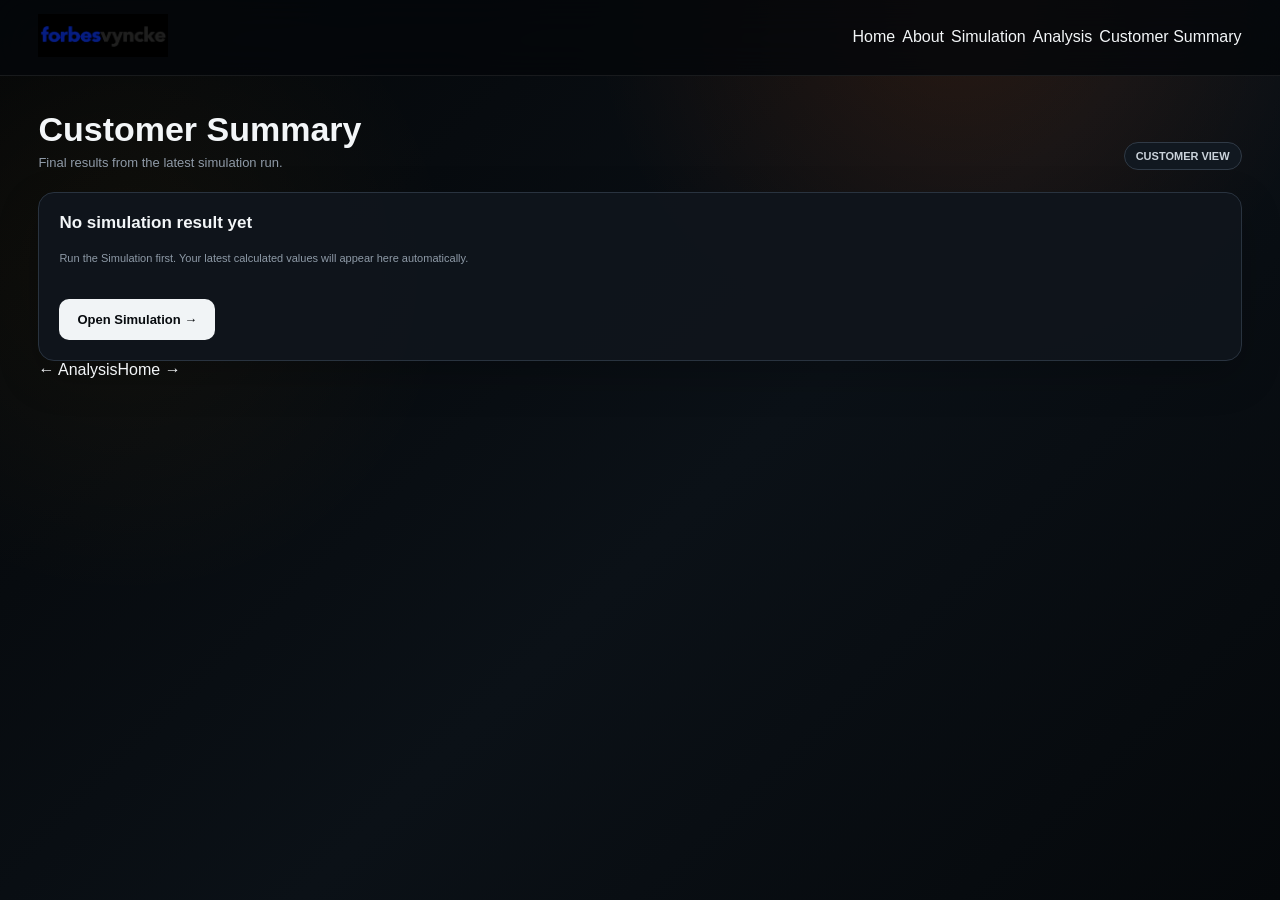
<file: customer-summary.html>
<!DOCTYPE html>
<html lang="en"><head><meta charset="UTF-8"><meta name="viewport" content="width=device-width,initial-scale=1.0"><title>Forbes Vyncke | Customer Summary</title><link rel="icon" type="image" href="logo.png"><link rel="stylesheet" href="styles.css"></head><body>
<header class="site-nav"><div class="nav-inner"><a href="index.html?page=home"><img class="brand-img" src="forbesvyncke.jpg" alt="Forbes Vyncke" style="width:130px;max-height:48px;object-fit:contain"></a><nav class="site-links"><a href="index.html?page=home">Home</a><a href="index.html?page=about">About</a><a href="simulation.html">Simulation</a><a href="index.html?page=analysis">Analysis</a><a class="active" href="customer-summary.html">Customer Summary</a></nav></div></header>
<main class="sim-shell container"><div class="sim-title"><div><h1>Customer Summary</h1><p>Final results from the latest simulation run.</p></div><span class="pill">CUSTOMER VIEW</span></div>
<div id="empty" class="card"><div class="section-title">No simulation result yet</div><p class="info">Run the Simulation first. Your latest calculated values will appear here automatically.</p><div class="actions"><a class="btn go" href="simulation.html" style="text-decoration:none">Open Simulation →</a></div></div>
<div id="content" hidden><div class="readout"><div class="cell green"><span>Boiler Efficiency</span><strong id="eff">—</strong><em>%</em></div><div class="cell blue"><span>Steam Flow</span><strong id="steam">—</strong><em>TPH</em></div><div class="cell amber"><span>Steam / Fuel</span><strong id="sf">—</strong><em>t/t</em></div><div class="cell green"><span>Fuel Required</span><strong id="fuel">—</strong><em>TPH</em></div></div><div class="card"><div class="section-title">Customer Cost & Operating Results</div><div class="table-wrap"><table><thead><tr><th>Result</th><th>Value</th></tr></thead><tbody><tr><td>GCV, as received</td><td id="gcv">—</td></tr><tr><td>NCV, as received</td><td id="ncv">—</td></tr><tr><td>Fuel cost per tonne of steam</td><td id="costSteam">—</td></tr><tr><td>Fuel cost per hour</td><td id="costHour">—</td></tr><tr><td>Fuel cost per day</td><td id="costDay">—</td></tr><tr><td>Fuel cost per month</td><td id="costMonth">—</td></tr><tr><td>CO₂ per tonne of steam</td><td id="co2">—</td></tr><tr><td>Ash generated per day</td><td id="ash">—</td></tr></tbody></table></div></div><div class="card"><div class="section-title">Customer Discussion</div><p class="info" id="statement">—</p></div></div>
<div class="page-flip"><a class="page-nav-btn page-nav-prev" href="index.html?page=analysis">← Analysis</a><a class="page-nav-btn page-nav-next" href="index.html?page=home">Home →</a></div></main>
<script>const r=localStorage.getItem('forbesVynckeSimulation');if(r){try{const d=JSON.parse(r);const q=(id,v)=>document.getElementById(id).textContent=v;document.getElementById('empty').hidden=true;document.getElementById('content').hidden=false;q('eff',Number(d.eff).toFixed(1));q('steam',Number(d.load).toFixed(2));q('sf',Number(d.sf).toFixed(2));q('fuel',Number(d.fuel).toFixed(2));q('gcv',Number(d.gcv).toFixed(0)+' kcal/kg');q('ncv',Number(d.ncv).toFixed(0)+' kcal/kg');q('costSteam',d.costSteam>0?'₹ '+Math.round(d.costSteam).toLocaleString('en-IN'):'—');q('costHour',d.costHour>0?'₹ '+Math.round(d.costHour).toLocaleString('en-IN'):'—');q('costDay',d.costDay>0?'₹ '+Math.round(d.costDay).toLocaleString('en-IN'):'—');q('costMonth',d.costMonth>0?'₹ '+Math.round(d.costMonth).toLocaleString('en-IN'):'—');q('co2',d.co2Steam>0?Number(d.co2Steam).toFixed(0)+' kg':'—');q('ash',Number(d.ashDay).toFixed(2)+' t');q('statement',Number(d.eff).toFixed(1)+'% efficiency • '+Number(d.load).toFixed(2)+' TPH steam flow • '+Number(d.sf).toFixed(2)+' t steam/t fuel • '+(d.costSteam>0?'₹ '+Math.round(d.costSteam).toLocaleString('en-IN'):'—')+' direct fuel cost per tonne of steam.')}catch(e){}}</script></body></html>
</file>
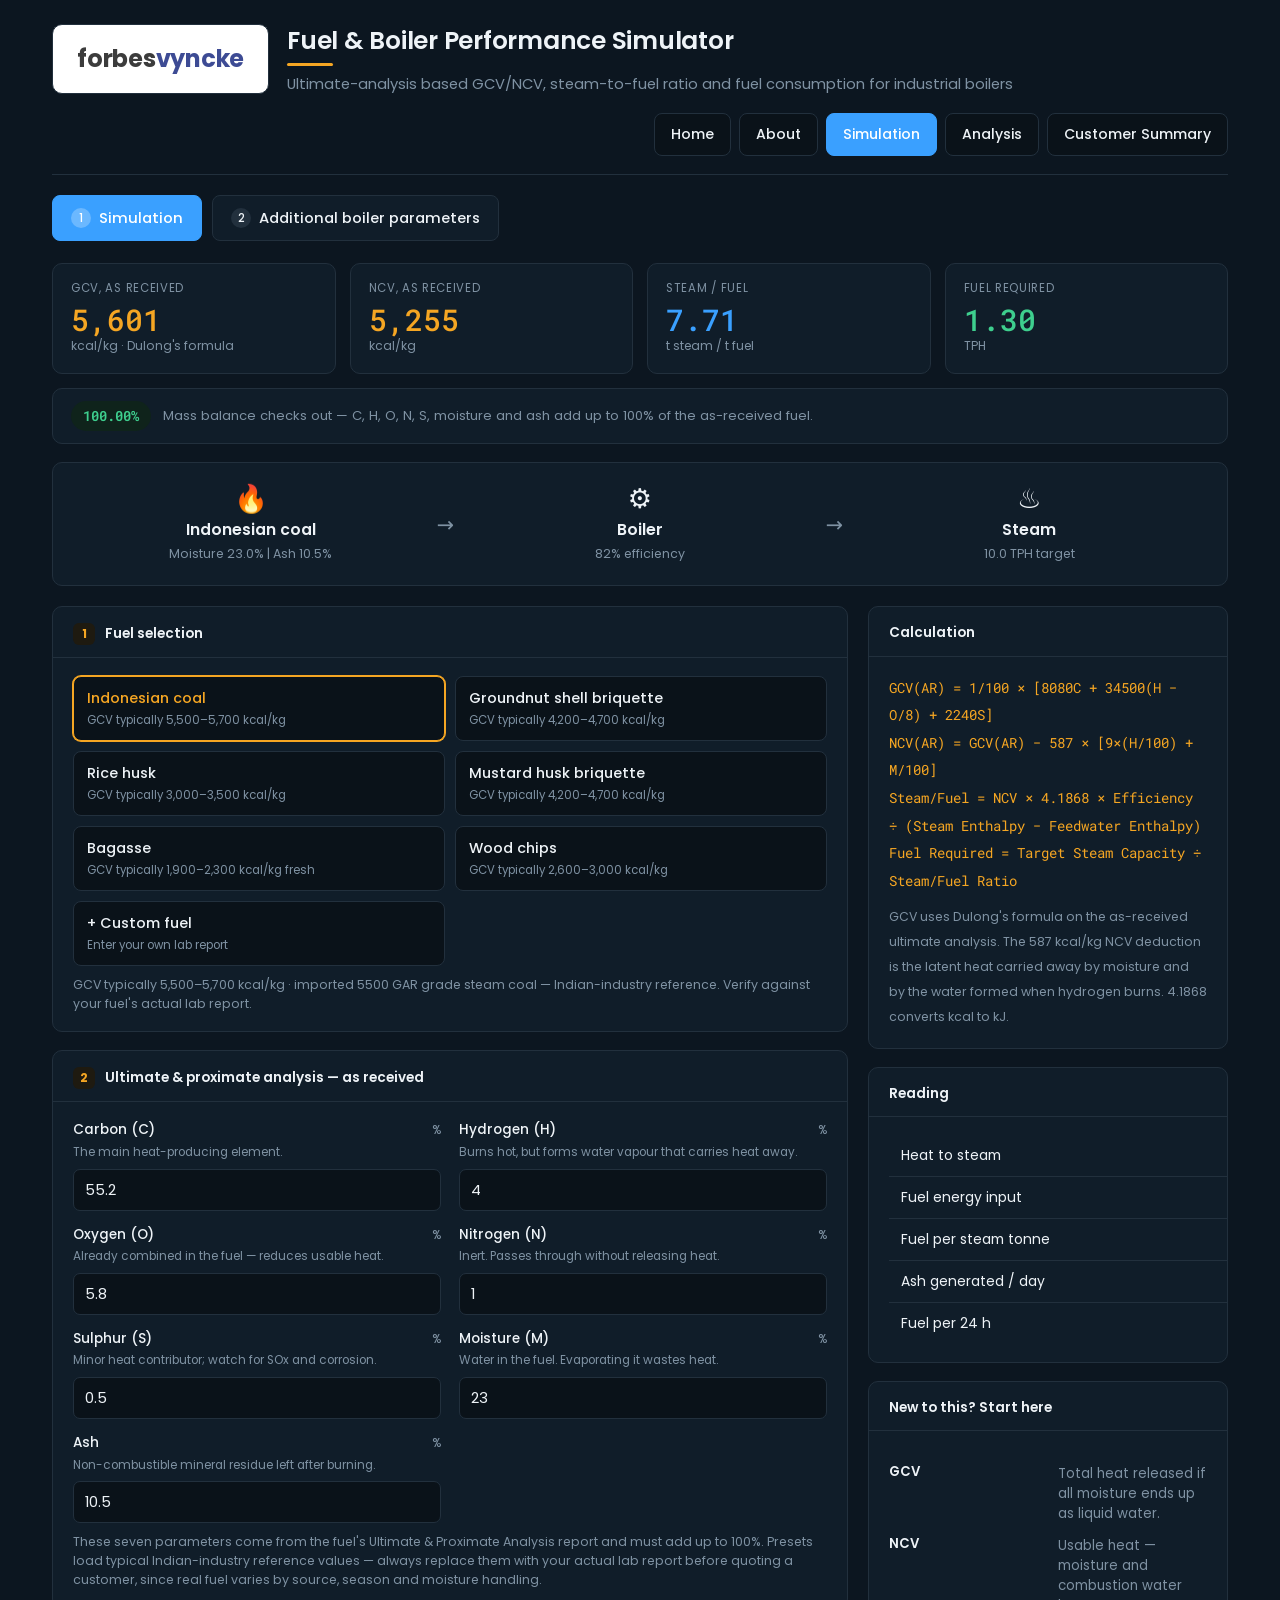
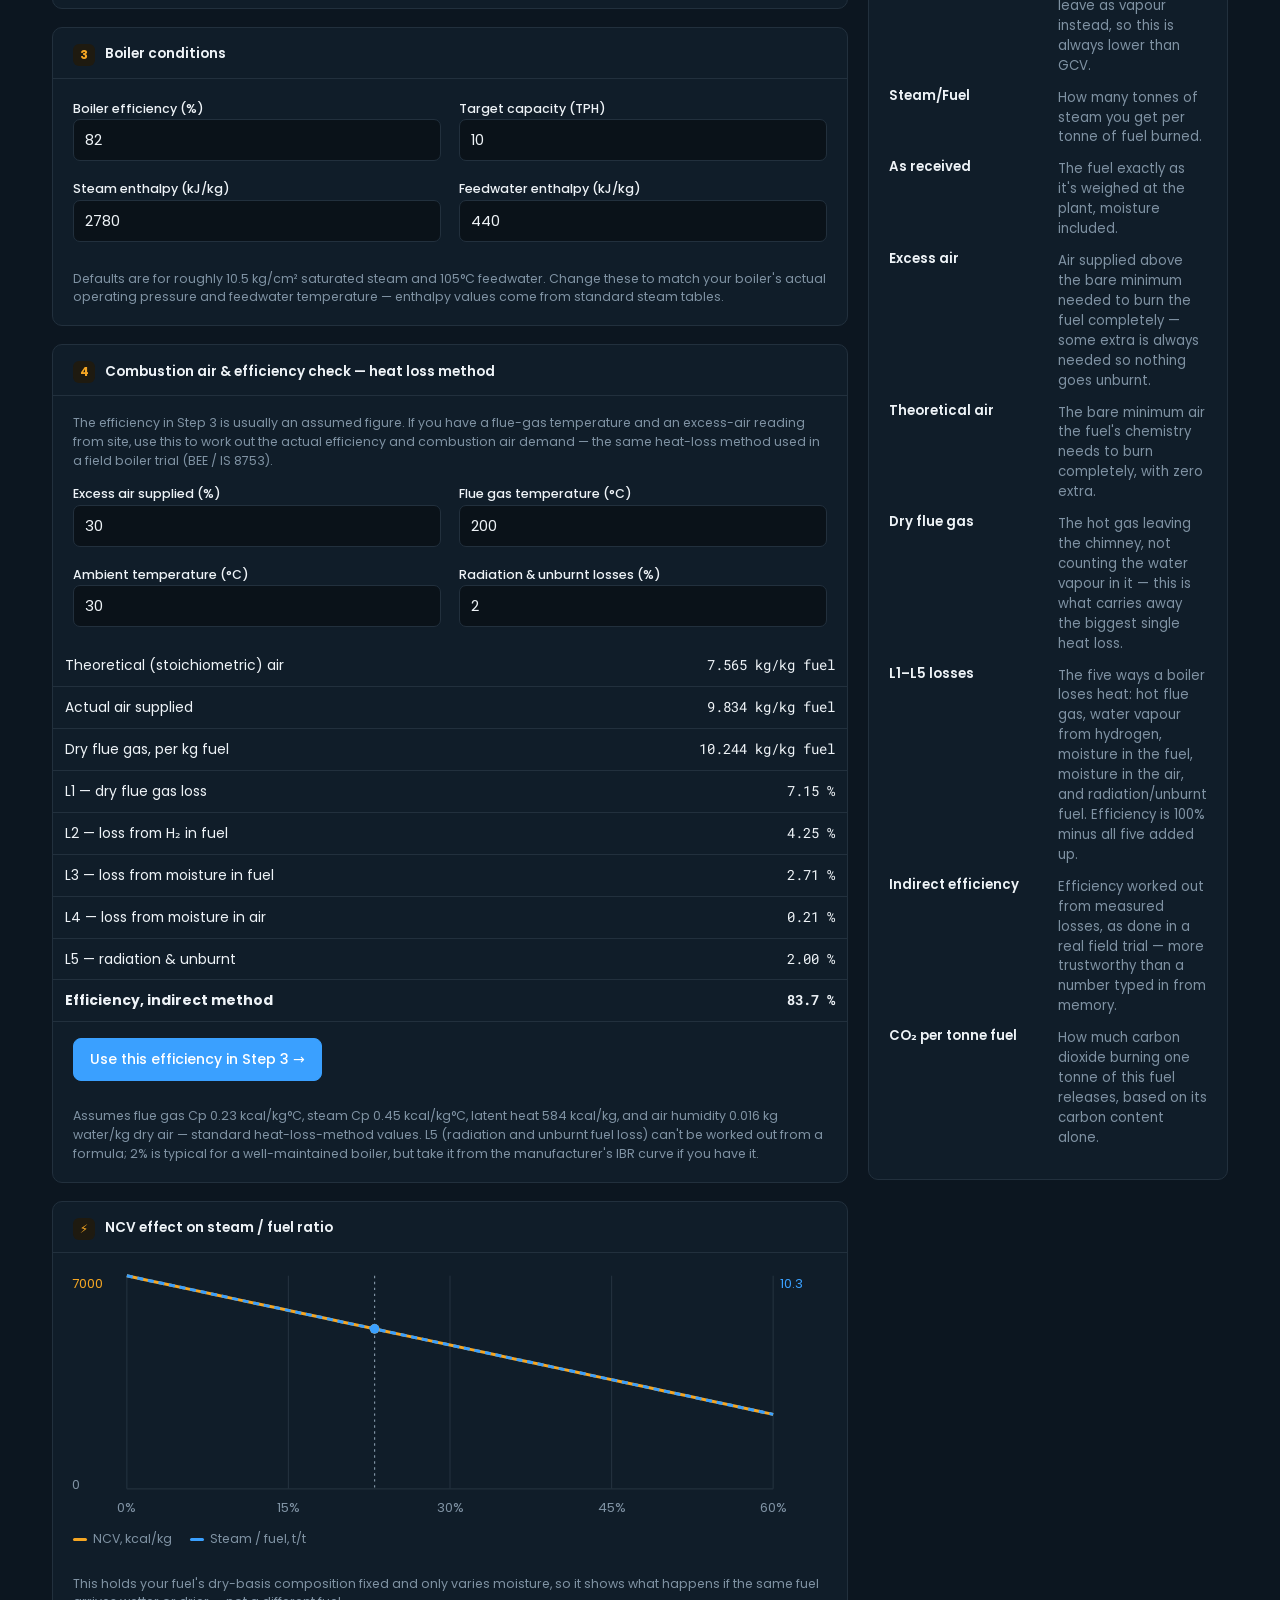
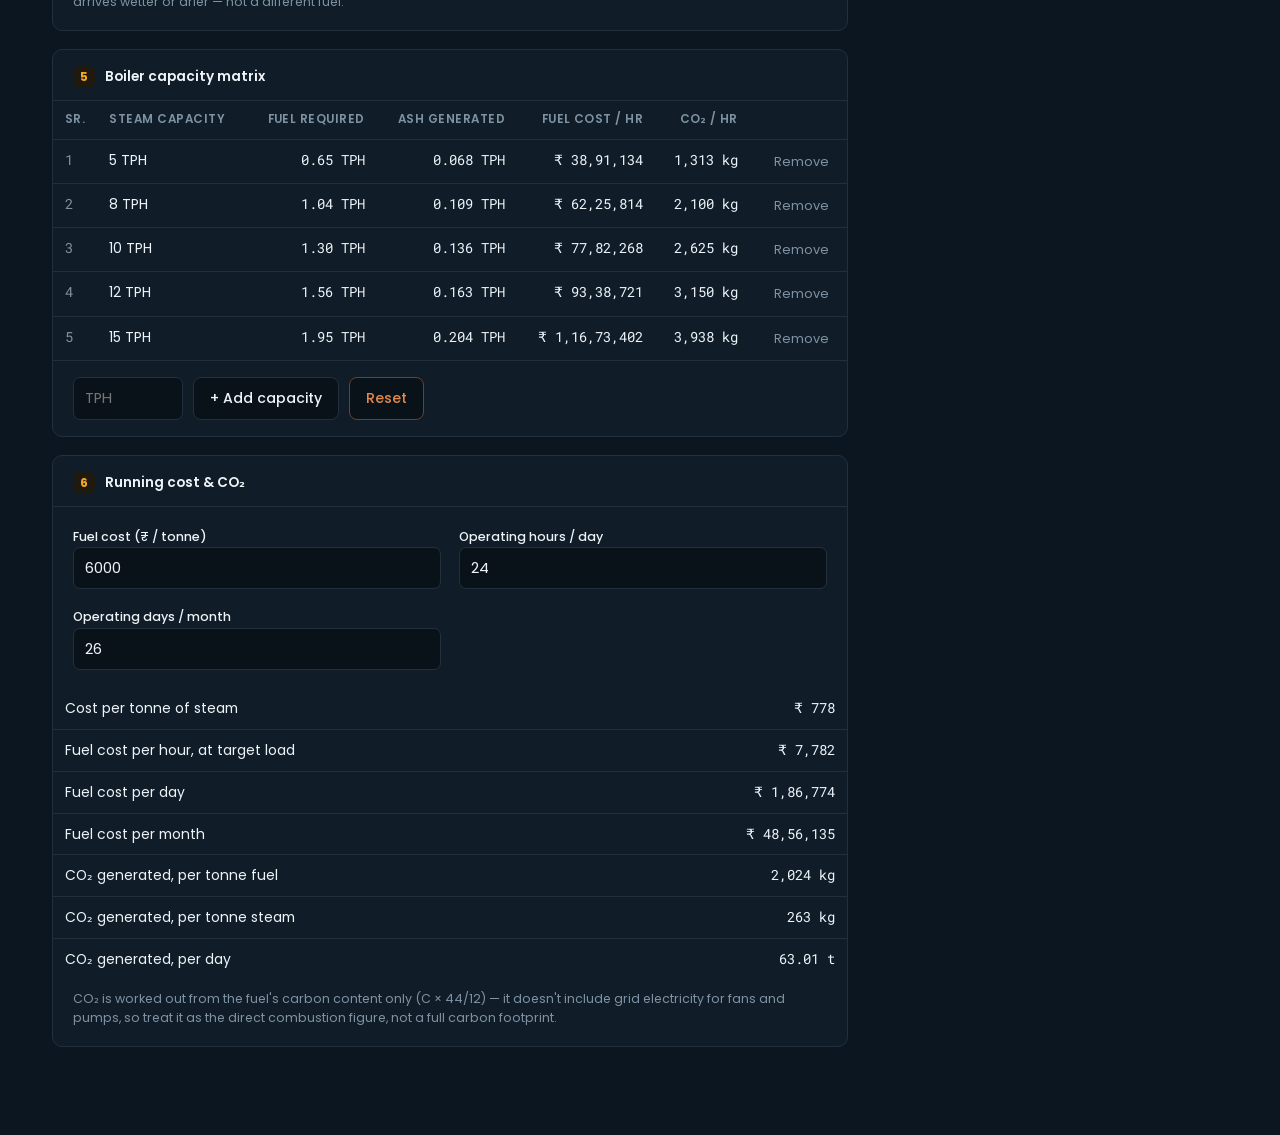
<file: simulation.html>
<!DOCTYPE html>
<html lang="en">
<head>
<meta charset="utf-8">
<meta name="viewport" content="width=device-width, initial-scale=1">
<title>Fuel &amp; Boiler Performance Simulator</title>
<link rel="preconnect" href="https://fonts.googleapis.com">
<link rel="preconnect" href="https://fonts.gstatic.com" crossorigin>
<link href="https://fonts.googleapis.com/css2?family=Poppins:wght@400;500;600;700&family=Roboto+Mono:wght@500&display=swap" rel="stylesheet">
<style>
:root{
  --bg:#0c1620; --panel:#101d29; --ink:#eef3f7; --ink-soft:#7f92a3;
  --rule:#22303d; --amber:#f5a623; --amber-bg:#1e1a10;
  --blue:#3aa0ff; --blue-bg:#0f2438; --green:#3ecf8e; --green-bg:#0f231b;
  --red:#ff6b6b; --red-bg:#2a1414; --field:#0a1219;
}
:root[data-theme="light"]{
  --bg:#eef2f5; --panel:#ffffff; --ink:#12202c; --ink-soft:#5c6b78;
  --rule:#d7dee4; --amber:#c97a10; --amber-bg:#fdf1de; --blue:#1470c4; --blue-bg:#eaf3fc;
  --green:#1f9d64; --green-bg:#e9f8f0; --red:#c0392b; --red-bg:#fbeaea; --field:#ffffff;
}
*{box-sizing:border-box}
html,body{margin:0}
body{
  background:var(--bg);color:var(--ink);
  font-family:"Poppins",system-ui,-apple-system,"Segoe UI",sans-serif;
  font-size:15px;line-height:1.5;-webkit-font-smoothing:antialiased;
}
.mono{font-family:"Roboto Mono",monospace;font-variant-numeric:tabular-nums}
.wrap{max-width:1220px;margin:0 auto;padding:22px 22px 70px}

/* masthead */
.mast{display:flex;flex-wrap:wrap;gap:18px;align-items:center;padding-bottom:18px;margin-bottom:20px;border-bottom:1px solid var(--rule)}
.brand{background:#fff;border:1px solid var(--rule);border-radius:10px;padding:16px 24px;display:flex;align-items:center;font-family:"Poppins",sans-serif;font-weight:700;font-size:1.5rem;letter-spacing:-.01em}
.brand .b1{color:#3c3c3c} .brand .b2{color:#3d4b94}
.mast h1{font-size:1.55rem;font-weight:600;margin:0 0 4px;letter-spacing:-.01em;position:relative;display:inline-block}
.mast h1::after{content:"";position:absolute;left:0;bottom:-7px;width:46px;height:3px;background:var(--amber);border-radius:2px}
.mast p{margin:10px 0 0;color:var(--ink-soft);font-size:.92rem}

.tabs{display:flex;gap:10px;margin-bottom:22px;flex-wrap:wrap}
.tabs button{font:inherit;font-weight:500;font-size:.92rem;color:var(--ink);background:var(--panel);border:1px solid var(--rule);border-radius:8px;padding:11px 18px;cursor:pointer;display:flex;align-items:center;gap:8px}
.tabs button .badge{width:20px;height:20px;border-radius:50%;background:var(--rule);color:var(--ink);font-size:.72rem;display:inline-flex;align-items:center;justify-content:center;flex:none}
.tabs button[aria-selected="true"]{background:var(--blue);border-color:var(--blue);color:#fff}
.tabs button[aria-selected="true"] .badge{background:rgba(255,255,255,.25);color:#fff}
.tabs button:focus-visible{outline:2px solid var(--blue);outline-offset:2px}

/* readout */
.readout{display:grid;grid-template-columns:repeat(4,1fr);gap:14px;margin-bottom:14px}
@media (max-width:900px){.readout{grid-template-columns:1fr 1fr}}
.cell{background:var(--panel);border:1px solid var(--rule);border-radius:10px;padding:16px 18px}
.cell span{display:block;font-size:.72rem;color:var(--ink-soft);letter-spacing:.06em;text-transform:uppercase}
.cell strong{display:block;font-family:"Roboto Mono",monospace;font-weight:500;font-size:1.9rem;margin-top:6px;line-height:1}
.cell em{font-style:normal;font-size:.76rem;color:var(--ink-soft)}
.amber strong{color:var(--amber)} .blue strong{color:var(--blue)} .green strong{color:var(--green)}

/* mass balance strip */
.balance{display:flex;align-items:center;gap:12px;background:var(--panel);border:1px solid var(--rule);border-radius:10px;padding:12px 18px;margin-bottom:18px;flex-wrap:wrap}
.balance .pill{font-family:"Roboto Mono",monospace;font-weight:600;font-size:.85rem;padding:5px 12px;border-radius:20px}
.pill.ok{background:var(--green-bg);color:var(--green)}
.pill.bad{background:var(--red-bg);color:var(--red)}
.balance .txt{font-size:.82rem;color:var(--ink-soft)}

/* flow */
.flow{display:flex;align-items:center;justify-content:space-between;gap:14px;background:var(--panel);border:1px solid var(--rule);border-radius:10px;padding:22px 26px;margin-bottom:20px}
.flow .node{text-align:center;flex:1}
.flow .ic{font-size:1.7rem;line-height:1;margin-bottom:6px}
.flow b{display:block;font-size:.98rem;font-weight:600}
.flow .sub{font-size:.78rem;color:var(--ink-soft);margin-top:3px}
.flow .arrow{color:var(--ink-soft);font-size:1.3rem;flex:none}
@media (max-width:640px){.flow{flex-direction:column}.flow .arrow{transform:rotate(90deg)}}

/* layout */
.cols{display:grid;grid-template-columns:1fr 360px;gap:20px;align-items:start}
@media (max-width:900px){.cols{grid-template-columns:1fr}}
.block{background:var(--panel);border:1px solid var(--rule);border-radius:10px;margin-bottom:18px;overflow:hidden}
.block h2{margin:0;padding:16px 20px 12px;font-size:.85rem;font-weight:600;display:flex;align-items:center;gap:10px;border-bottom:1px solid var(--rule)}
.step{width:22px;height:22px;border-radius:6px;background:var(--amber-bg);color:var(--amber);font-size:.75rem;font-weight:700;display:inline-flex;align-items:center;justify-content:center;flex:none}
.block .body{padding:18px 20px}

/* fuel buttons */
.fuels{display:grid;grid-template-columns:1fr 1fr;gap:10px}
@media (max-width:420px){.fuels{grid-template-columns:1fr}}
.fuels button{font:inherit;font-weight:500;font-size:.9rem;color:var(--ink);background:var(--field);border:1.5px solid var(--rule);border-radius:8px;padding:11px 13px;cursor:pointer;text-align:left}
.fuels button .r{display:block;font-size:.72rem;color:var(--ink-soft);font-weight:400;margin-top:2px}
.fuels button[aria-pressed="true"]{border-color:var(--amber);box-shadow:0 0 0 1px var(--amber);color:var(--amber)}
.fuels button:focus-visible{outline:2px solid var(--blue);outline-offset:2px}
.hint{font-size:.78rem;color:var(--ink-soft);margin:10px 0 0}

/* elemental grid */
.elgrid{display:grid;grid-template-columns:1fr 1fr;gap:14px 18px}
@media (max-width:480px){.elgrid{grid-template-columns:1fr}}
.field label{display:flex;justify-content:space-between;align-items:baseline;font-size:.85rem;color:var(--ink);margin-bottom:3px;font-weight:500}
.field .unit{font-size:.75rem;color:var(--ink-soft);font-weight:400}
.field .def{font-size:.74rem;color:var(--ink-soft);margin:0 0 7px}
input[type=number],input[type=date],input[type=text],select{width:100%;font:inherit;font-size:.92rem;color:var(--ink);background:var(--field);border:1px solid var(--rule);border-radius:7px;padding:9px 11px}
input:focus,select:focus{outline:2px solid var(--blue);outline-offset:-1px;border-color:var(--blue)}

.grid2{display:grid;grid-template-columns:1fr 1fr;gap:16px 18px}
@media (max-width:480px){.grid2{grid-template-columns:1fr}}

/* formula */
.formula{font-size:.85rem;line-height:2;color:var(--ink-soft)}
.formula code{font-family:"Roboto Mono",monospace;color:var(--amber);font-size:.86rem}

/* chart */
.chartbox{padding:6px 14px 8px}
svg{display:block;width:100%;height:auto}
.legend{display:flex;gap:18px;font-size:.78rem;color:var(--ink-soft);padding:0 20px 16px}
.key{display:inline-block;width:14px;height:3px;vertical-align:middle;margin-right:6px;border-radius:2px}

/* tables */
.scroll{overflow-x:auto}
table{border-collapse:collapse;width:100%;font-size:.87rem;min-width:480px}
th,td{text-align:left;padding:10px 12px;border-bottom:1px solid var(--rule);vertical-align:top}
th{font-weight:600;font-size:.74rem;color:var(--ink-soft);text-transform:uppercase;letter-spacing:.04em}
td.n{font-family:"Roboto Mono",monospace;text-align:right}
tbody tr:last-child td{border-bottom:0}
table input,table select{padding:6px 8px;font-size:.86rem;border-radius:6px}
.sn{width:30px;color:var(--ink-soft)}

.actions{display:flex;flex-wrap:wrap;gap:10px;padding:16px 20px;border-top:1px solid var(--rule)}
.btn{font:inherit;font-size:.88rem;font-weight:500;padding:10px 16px;border-radius:8px;cursor:pointer;border:1px solid var(--rule);background:var(--field);color:var(--ink)}
.btn.go{background:var(--blue);color:#fff;border-color:var(--blue)}
.btn.warn{border-color:#7a3b1e;color:#e28a4d}
.btn:focus-visible{outline:2px solid var(--blue);outline-offset:2px}
.icon{border:0;background:none;color:var(--ink-soft);cursor:pointer;font:inherit;font-size:.8rem;padding:2px 6px}
.icon:hover{color:var(--amber)}

.glossary{display:grid;grid-template-columns:1fr 1fr;gap:10px 20px;font-size:.83rem}
@media (max-width:480px){.glossary{grid-template-columns:1fr}}
.glossary dt{font-weight:600;color:var(--ink)}
.glossary dd{margin:2px 0 0;color:var(--ink-soft);line-height:1.5}

.note{background:var(--amber-bg);border:1px solid #4a3a1a;border-radius:8px;padding:12px 14px;font-size:.82rem;color:var(--ink-soft);line-height:1.6}
:root[data-theme="light"] .note{border-color:#e6c98a}

[hidden]{display:none !important}
@media print{.tabs,.actions,.icon{display:none}body{background:#fff;color:#000}.block{break-inside:avoid;border-color:#ccc}}

</style>
</head>
<body>

<div class="wrap">


  <div class="mast">
    <div class="brand"><span class="b1">forbes</span><span class="b2">vyncke</span></div>
    <div>
      <h1>Fuel &amp; Boiler Performance Simulator</h1>
      <p>Ultimate-analysis based GCV/NCV, steam-to-fuel ratio and fuel consumption for industrial boilers</p>
    </div>
    <nav class="site-tabs" aria-label="Website pages" style="margin-left:auto;display:flex;gap:8px;flex-wrap:wrap;align-items:center">
      <a class="btn" href="index.html?page=home" style="text-decoration:none">Home</a>
      <a class="btn" href="index.html?page=about" style="text-decoration:none">About</a>
      <a class="btn go" href="simulation.html" style="text-decoration:none">Simulation</a>
      <a class="btn" href="index.html?page=analysis" style="text-decoration:none">Analysis</a>
      <a class="btn" href="customer-summary.html" style="text-decoration:none">Customer Summary</a>
    </nav>
  </div>

  <div class="tabs" role="tablist">
    <button role="tab" id="t1" aria-selected="true" aria-controls="p1"><span class="badge">1</span>Simulation</button>
    <button role="tab" id="t2" aria-selected="false" aria-controls="p2"><span class="badge">2</span>Additional boiler parameters</button>
  </div>

  <!-- ================= SIMULATION ================= -->
  <section id="p1" role="tabpanel" aria-labelledby="t1">

    <div class="readout">
      <div class="cell amber"><span>GCV, as received</span><strong id="oGcv">—</strong><em>kcal/kg · Dulong's formula</em></div>
      <div class="cell amber"><span>NCV, as received</span><strong id="oNcv">—</strong><em>kcal/kg</em></div>
      <div class="cell blue"><span>Steam / fuel</span><strong id="oSf">—</strong><em>t steam / t fuel</em></div>
      <div class="cell green"><span>Fuel required</span><strong id="oFuel">—</strong><em>TPH</em></div>
    </div>

    <div class="balance">
      <span class="pill" id="balPill">— %</span>
      <span class="txt" id="balTxt">C + H + O + N + S + Moisture + Ash should add up to 100% of the as-received fuel. Fix this first — every downstream number depends on it.</span>
    </div>

    <div class="flow">
      <div class="node"><div class="ic">🔥</div><b id="fFuelName">Indonesian coal</b><div class="sub" id="fFuel">Moisture — | Ash —</div></div>
      <div class="arrow">→</div>
      <div class="node"><div class="ic">⚙️</div><b>Boiler</b><div class="sub" id="fEff">— efficiency</div></div>
      <div class="arrow">→</div>
      <div class="node"><div class="ic">♨️</div><b>Steam</b><div class="sub" id="fSteam">— TPH target</div></div>
    </div>

    <div class="cols">
      <div>
        <div class="block">
          <h2><span class="step">1</span>Fuel selection</h2>
          <div class="body">
            <div class="fuels" id="fuels"></div>
            <p class="hint" id="presetNote"></p>
          </div>
        </div>

        <div class="block">
          <h2><span class="step">2</span>Ultimate &amp; proximate analysis — as received</h2>
          <div class="body">
            <div class="elgrid">
              <div class="field">
                <label for="C">Carbon (C)<span class="unit">%</span></label>
                <p class="def">The main heat-producing element.</p>
                <input type="number" id="C" step="0.1" min="0" max="90">
              </div>
              <div class="field">
                <label for="H">Hydrogen (H)<span class="unit">%</span></label>
                <p class="def">Burns hot, but forms water vapour that carries heat away.</p>
                <input type="number" id="H" step="0.1" min="0" max="15">
              </div>
              <div class="field">
                <label for="O">Oxygen (O)<span class="unit">%</span></label>
                <p class="def">Already combined in the fuel — reduces usable heat.</p>
                <input type="number" id="O" step="0.1" min="0" max="55">
              </div>
              <div class="field">
                <label for="N">Nitrogen (N)<span class="unit">%</span></label>
                <p class="def">Inert. Passes through without releasing heat.</p>
                <input type="number" id="N" step="0.05" min="0" max="5">
              </div>
              <div class="field">
                <label for="S">Sulphur (S)<span class="unit">%</span></label>
                <p class="def">Minor heat contributor; watch for SOx and corrosion.</p>
                <input type="number" id="S" step="0.05" min="0" max="8">
              </div>
              <div class="field">
                <label for="moist">Moisture (M)<span class="unit">%</span></label>
                <p class="def">Water in the fuel. Evaporating it wastes heat.</p>
                <input type="number" id="moist" step="0.5" min="0" max="65">
              </div>
              <div class="field">
                <label for="ash">Ash<span class="unit">%</span></label>
                <p class="def">Non-combustible mineral residue left after burning.</p>
                <input type="number" id="ash" step="0.5" min="0" max="45">
              </div>
            </div>
            <p class="hint">These seven parameters come from the fuel's Ultimate &amp; Proximate Analysis report and must add up to 100%. Presets load typical Indian-industry reference values — always replace them with your actual lab report before quoting a customer, since real fuel varies by source, season and moisture handling.</p>
          </div>
        </div>

        <div class="block">
          <h2><span class="step">3</span>Boiler conditions</h2>
          <div class="body grid2">
            <div><label class="hint" for="eff" style="margin:0 0 8px;color:var(--ink);font-weight:500">Boiler efficiency (%)</label><input type="number" id="eff" value="82" step="0.5" min="30" max="95"></div>
            <div><label class="hint" for="load" style="margin:0 0 8px;color:var(--ink);font-weight:500">Target capacity (TPH)</label><input type="number" id="load" value="10" step="0.5" min="0.5"></div>
            <div><label class="hint" for="hs" style="margin:0 0 8px;color:var(--ink);font-weight:500">Steam enthalpy (kJ/kg)</label><input type="number" id="hs" value="2780" step="10"></div>
            <div><label class="hint" for="hf" style="margin:0 0 8px;color:var(--ink);font-weight:500">Feedwater enthalpy (kJ/kg)</label><input type="number" id="hf" value="440" step="10"></div>
          </div>
          <div class="body" style="padding-top:0">
            <p class="hint">Defaults are for roughly 10.5 kg/cm² saturated steam and 105°C feedwater. Change these to match your boiler's actual operating pressure and feedwater temperature — enthalpy values come from standard steam tables.</p>
          </div>
        </div>

        <div class="block">
          <h2><span class="step">4</span>Combustion air &amp; efficiency check — heat loss method</h2>
          <div class="body">
            <p class="hint" style="margin:0 0 12px">The efficiency in Step 3 is usually an assumed figure. If you have a flue-gas temperature and an excess-air reading from site, use this to work out the actual efficiency and combustion air demand — the same heat-loss method used in a field boiler trial (BEE / IS 8753).</p>
            <div class="grid2">
              <div><label class="hint" for="exAir" style="margin:0 0 8px;color:var(--ink);font-weight:500">Excess air supplied (%)</label><input type="number" id="exAir" value="30" step="5" min="0" max="150"></div>
              <div><label class="hint" for="tf" style="margin:0 0 8px;color:var(--ink);font-weight:500">Flue gas temperature (°C)</label><input type="number" id="tf" value="200" step="5" min="60" max="400"></div>
              <div><label class="hint" for="ta" style="margin:0 0 8px;color:var(--ink);font-weight:500">Ambient temperature (°C)</label><input type="number" id="ta" value="30" step="1" min="0" max="50"></div>
              <div><label class="hint" for="l5" style="margin:0 0 8px;color:var(--ink);font-weight:500">Radiation &amp; unburnt losses (%)</label><input type="number" id="l5" value="2" step="0.5" min="0" max="10"></div>
            </div>
          </div>
          <div class="scroll">
            <table>
              <tbody>
                <tr><td>Theoretical (stoichiometric) air</td><td class="n" id="oTA">—</td></tr>
                <tr><td>Actual air supplied</td><td class="n" id="oAA">—</td></tr>
                <tr><td>Dry flue gas, per kg fuel</td><td class="n" id="oFG">—</td></tr>
                <tr><td>L1 — dry flue gas loss</td><td class="n" id="oL1">—</td></tr>
                <tr><td>L2 — loss from H₂ in fuel</td><td class="n" id="oL2">—</td></tr>
                <tr><td>L3 — loss from moisture in fuel</td><td class="n" id="oL3">—</td></tr>
                <tr><td>L4 — loss from moisture in air</td><td class="n" id="oL4">—</td></tr>
                <tr><td>L5 — radiation &amp; unburnt</td><td class="n" id="oL5">—</td></tr>
                <tr><td><strong>Efficiency, indirect method</strong></td><td class="n" id="oEffCalc"><strong>—</strong></td></tr>
              </tbody>
            </table>
          </div>
          <div class="actions">
            <button class="btn go" id="applyEff">Use this efficiency in Step 3 →</button>
          </div>
          <div class="body" style="padding-top:0">
            <p class="hint">Assumes flue gas Cp 0.23 kcal/kg°C, steam Cp 0.45 kcal/kg°C, latent heat 584 kcal/kg, and air humidity 0.016 kg water/kg dry air — standard heat-loss-method values. L5 (radiation and unburnt fuel loss) can't be worked out from a formula; 2% is typical for a well-maintained boiler, but take it from the manufacturer's IBR curve if you have it.</p>
          </div>
        </div>

        <div class="block">
          <h2><span class="step">⚡</span>NCV effect on steam / fuel ratio</h2>
          <div class="chartbox" id="chartbox"></div>
          <div class="legend">
            <span><i class="key" style="background:var(--amber)"></i>NCV, kcal/kg</span>
            <span><i class="key" style="background:var(--blue)"></i>Steam / fuel, t/t</span>
          </div>
          <div class="body" style="padding-top:0">
            <p class="hint">This holds your fuel's dry-basis composition fixed and only varies moisture, so it shows what happens if the same fuel arrives wetter or drier — not a different fuel.</p>
          </div>
        </div>

        <div class="block">
          <h2><span class="step">5</span>Boiler capacity matrix</h2>
          <div class="scroll">
            <table>
              <thead><tr><th class="sn">Sr.</th><th>Steam capacity</th><th style="text-align:right">Fuel required</th><th style="text-align:right">Ash generated</th><th style="text-align:right">Fuel cost / hr</th><th style="text-align:right">CO₂ / hr</th><th></th></tr></thead>
              <tbody id="matrix"></tbody>
            </table>
          </div>
          <div class="actions">
            <input type="number" id="newLoad" placeholder="TPH" step="0.5" min="0.5" style="max-width:110px">
            <button class="btn" id="addLoad">+ Add capacity</button>
            <button class="btn warn" id="resetSim">Reset</button>
          </div>
        </div>

        <div class="block">
          <h2><span class="step">6</span>Running cost &amp; CO₂</h2>
          <div class="body grid2">
            <div><label class="hint" for="fuelCost" style="margin:0 0 8px;color:var(--ink);font-weight:500">Fuel cost (₹ / tonne)</label><input type="number" id="fuelCost" value="6000" step="100" min="0"></div>
            <div><label class="hint" for="opHrs" style="margin:0 0 8px;color:var(--ink);font-weight:500">Operating hours / day</label><input type="number" id="opHrs" value="24" step="1" min="1" max="24"></div>
            <div><label class="hint" for="opDays" style="margin:0 0 8px;color:var(--ink);font-weight:500">Operating days / month</label><input type="number" id="opDays" value="26" step="1" min="1" max="31"></div>
          </div>
          <div class="scroll">
            <table>
              <tbody>
                <tr><td>Cost per tonne of steam</td><td class="n" id="cSteam">—</td></tr>
                <tr><td>Fuel cost per hour, at target load</td><td class="n" id="cHour">—</td></tr>
                <tr><td>Fuel cost per day</td><td class="n" id="cDay">—</td></tr>
                <tr><td>Fuel cost per month</td><td class="n" id="cMonth">—</td></tr>
                <tr><td>CO₂ generated, per tonne fuel</td><td class="n" id="co2Fuel">—</td></tr>
                <tr><td>CO₂ generated, per tonne steam</td><td class="n" id="co2Steam">—</td></tr>
                <tr><td>CO₂ generated, per day</td><td class="n" id="co2Day">—</td></tr>
              </tbody>
            </table>
          </div>
          <div class="body" style="padding-top:0">
            <p class="hint">CO₂ is worked out from the fuel's carbon content only (C × 44/12) — it doesn't include grid electricity for fans and pumps, so treat it as the direct combustion figure, not a full carbon footprint.</p>
          </div>
        </div>
      </div>

      <aside>
        <div class="block">
          <h2>Calculation</h2>
          <div class="body formula">
            <code>GCV(AR) = 1/100 × [8080C + 34500(H − O/8) + 2240S]</code><br>
            <code>NCV(AR) = GCV(AR) − 587 × [9×(H/100) + M/100]</code><br>
            <code>Steam/Fuel = NCV × 4.1868 × Efficiency ÷ (Steam Enthalpy − Feedwater Enthalpy)</code><br>
            <code>Fuel Required = Target Steam Capacity ÷ Steam/Fuel Ratio</code>
            <p class="hint" style="margin-top:10px">GCV uses Dulong's formula on the as-received ultimate analysis. The 587 kcal/kg NCV deduction is the latent heat carried away by moisture and by the water formed when hydrogen burns. 4.1868 converts kcal to kJ.</p>
          </div>
        </div>

        <div class="block">
          <h2>Reading</h2>
          <div class="body">
            <table>
              <tbody>
                <tr><td>Heat to steam</td><td class="n" id="rHeat">—</td></tr>
                <tr><td>Fuel energy input</td><td class="n" id="rIn">—</td></tr>
                <tr><td>Fuel per steam tonne</td><td class="n" id="rFs">—</td></tr>
                <tr><td>Ash generated / day</td><td class="n" id="rAsh">—</td></tr>
                <tr><td>Fuel per 24 h</td><td class="n" id="rDay">—</td></tr>
              </tbody>
            </table>
          </div>
        </div>

        <div class="block">
          <h2>New to this? Start here</h2>
          <div class="body">
            <dl class="glossary">
              <dt>GCV</dt><dd>Total heat released if all moisture ends up as liquid water.</dd>
              <dt>NCV</dt><dd>Usable heat — moisture and combustion water leave as vapour instead, so this is always lower than GCV.</dd>
              <dt>Steam/Fuel</dt><dd>How many tonnes of steam you get per tonne of fuel burned.</dd>
              <dt>As received</dt><dd>The fuel exactly as it's weighed at the plant, moisture included.</dd>
              <dt>Excess air</dt><dd>Air supplied above the bare minimum needed to burn the fuel completely — some extra is always needed so nothing goes unburnt.</dd>
              <dt>Theoretical air</dt><dd>The bare minimum air the fuel's chemistry needs to burn completely, with zero extra.</dd>
              <dt>Dry flue gas</dt><dd>The hot gas leaving the chimney, not counting the water vapour in it — this is what carries away the biggest single heat loss.</dd>
              <dt>L1–L5 losses</dt><dd>The five ways a boiler loses heat: hot flue gas, water vapour from hydrogen, moisture in the fuel, moisture in the air, and radiation/unburnt fuel. Efficiency is 100% minus all five added up.</dd>
              <dt>Indirect efficiency</dt><dd>Efficiency worked out from measured losses, as done in a real field trial — more trustworthy than a number typed in from memory.</dd>
              <dt>CO₂ per tonne fuel</dt><dd>How much carbon dioxide burning one tonne of this fuel releases, based on its carbon content alone.</dd>
            </dl>
          </div>
        </div>
      </aside>
    </div>
  </section>

  <!-- ================= ASSESSMENT ================= -->
  <section id="p2" role="tabpanel" aria-labelledby="t2" hidden>
    <div class="block" style="margin-top:4px">
      <h2>Project information</h2>
      <div class="body grid2">
        <div><label class="hint" style="margin:0 0 8px;color:var(--ink);font-weight:500" for="site">Site / customer</label><input id="site" data-save placeholder="Plant name"></div>
        <div><label class="hint" style="margin:0 0 8px;color:var(--ink);font-weight:500" for="engr">Engineer</label><input id="engr" data-save placeholder="Your name"></div>
        <div><label class="hint" style="margin:0 0 8px;color:var(--ink);font-weight:500" for="visit">Visit date</label><input type="date" id="visit" data-save></div>
        <div><label class="hint" style="margin:0 0 8px;color:var(--ink);font-weight:500" for="boilerid">Boiler tag</label><input id="boilerid" data-save placeholder="BLR-01"></div>
      </div>
    </div>

    <div class="block">
      <h2>Operational &amp; performance parameters</h2>
      <div class="scroll">
        <table>
          <thead><tr><th class="sn">SN</th><th style="width:32%">Parameter</th><th>Value</th><th style="width:22%">Remarks</th></tr></thead>
          <tbody id="params"></tbody>
        </table>
      </div>
      <div class="actions">
        <button class="btn go" id="save">Save / print report</button>
        <button class="btn" id="print">Print</button>
        <button class="btn warn" id="clear">Reset</button>
        <span class="hint" id="saveMsg" style="align-self:center"></span>
      </div>
    </div>
  </section>

</div>

<script>
/* ---------------- fuel presets (Indian-industry typical reference values) ----------------
   These are typical published ranges for common industrial boiler fuels in India — a
   starting point, not a substitute for an actual Ultimate & Proximate Analysis report. */
const FUELS = [
  {n:"Indonesian coal",     range:"GCV typically 5,500–5,700 kcal/kg · imported 5500 GAR grade steam coal",
   C:55.2, H:4.0, O:5.8, N:1.0, S:0.5, M:23.0, A:10.5},
  {n:"Groundnut shell briquette", range:"GCV typically 4,200–4,700 kcal/kg",
   C:46.0, H:5.5, O:29.0, N:0.4, S:0.1, M:9.0, A:10.0},
  {n:"Rice husk",           range:"GCV typically 3,000–3,500 kcal/kg · high silica ash",
   C:37.5, H:4.5, O:27.5, N:0.4, S:0.1, M:10.0, A:20.0},
  {n:"Mustard husk briquette", range:"GCV typically 4,200–4,700 kcal/kg",
   C:45.0, H:5.5, O:30.5, N:0.4, S:0.1, M:9.0, A:9.5},
  {n:"Bagasse",             range:"GCV typically 1,900–2,300 kcal/kg fresh · ~45–50% moisture as milled",
   C:25.0, H:3.1, O:23.7, N:0.2, S:0.05, M:45.0, A:2.95},
  {n:"Wood chips",          range:"GCV typically 2,600–3,000 kcal/kg · ~35% moisture as delivered",
   C:31.8, H:3.8, O:27.6, N:0.25, S:0.05, M:35.0, A:1.5}
];
let active = 0;

const $ = id => document.getElementById(id);
const F = {C:$("C"), H:$("H"), O:$("O"), N:$("N"), S:$("S"), moist:$("moist"), ash:$("ash"),
           eff:$("eff"), load:$("load"), hs:$("hs"), hf:$("hf"),
           exAir:$("exAir"), tf:$("tf"), ta:$("ta"), l5:$("l5"),
           fuelCost:$("fuelCost"), opHrs:$("opHrs"), opDays:$("opDays")};
const num = id => parseFloat(F[id].value) || 0;
const fmt = (v, d=0) => (isFinite(v) && v > 0) ? v.toLocaleString("en-IN",{minimumFractionDigits:d, maximumFractionDigits:d}) : "—";

/* ---------------- core physics ---------------- */
// Dulong's formula on the as-received ultimate analysis (C,H,O,S in %).
function gcvDulong(C,H,O,S){
  return (8080*C + 34500*(H - O/8) + 2240*S) / 100;
}
function ncvFromGcv(gcv,H,M){
  return gcv - 587*(9*(H/100) + M/100);
}
function steamFuel(ncv, eff, hs, hf){
  const dh = hs - hf;
  return (dh > 0 && ncv > 0) ? (ncv * 4.1868 * (eff/100)) / dh : 0;
}

/* ---------------- fuel buttons ---------------- */
const fuelBar = $("fuels");
function loadPreset(i){
  active = i;
  const f = FUELS[i];
  F.C.value=f.C; F.H.value=f.H; F.O.value=f.O; F.N.value=f.N; F.S.value=f.S;
  F.moist.value=f.M; F.ash.value=f.A;
  [...fuelBar.children].forEach((c,j) => c.setAttribute("aria-pressed", j === i));
  $("presetNote").textContent = f.range + " — Indian-industry reference. Verify against your fuel's actual lab report.";
  run();
}
FUELS.forEach((f,i) => {
  const b = document.createElement("button");
  b.innerHTML = f.n + `<span class="r">${f.range.split(" · ")[0]}</span>`;
  b.setAttribute("aria-pressed", i === active);
  b.onclick = () => loadPreset(i);
  fuelBar.appendChild(b);
});
const customBtn = document.createElement("button");
customBtn.innerHTML = "+ Custom fuel<span class=\"r\">Enter your own lab report</span>";
customBtn.onclick = () => {
  active = -1;
  [...fuelBar.children].forEach(c => c.setAttribute("aria-pressed","false"));
  customBtn.setAttribute("aria-pressed","true");
  $("presetNote").textContent = "Enter the Ultimate & Proximate Analysis values from your fuel test report below.";
  run();
};
fuelBar.appendChild(customBtn);
Object.values(F).forEach(el => el.addEventListener("input", () => {
  if (["C","H","O","N","S","moist","ash"].includes(el.id)) {
    active = -1;
    [...fuelBar.children].forEach(c => c.setAttribute("aria-pressed","false"));
    customBtn.setAttribute("aria-pressed","true");
  }
  run();
}));

/* ---------------- mass balance check ---------------- */
function checkBalance(){
  const total = num("C")+num("H")+num("O")+num("N")+num("S")+num("moist")+num("ash");
  const pill = $("balPill"), txt = $("balTxt");
  pill.textContent = total.toFixed(2) + "%";
  const off = Math.abs(total - 100);
  if (off <= 0.3){
    pill.className = "pill ok";
    txt.textContent = "Mass balance checks out — C, H, O, N, S, moisture and ash add up to 100% of the as-received fuel.";
  } else {
    pill.className = "pill bad";
    txt.textContent = `Off by ${off.toFixed(2)} percentage points. Adjust the values below until they total 100% — the GCV/NCV figures are not reliable until they do.`;
  }
  return off <= 0.3;
}

/* ---------------- capacity matrix ---------------- */
let loads = [5, 8, 10, 12, 15];
function drawMatrix(sf, ashPct, costPerT, co2PerFuelT){
  const tb = $("matrix");
  tb.innerHTML = "";
  loads.slice().sort((a,b)=>a-b).forEach((L,i) => {
    const fuel = sf > 0 ? L / sf : 0;          // TPH
    const ashTph = fuel * (ashPct||0) / 100;
    const costHr = fuel * 1000 * (costPerT||0);
    const co2Hr = fuel * (co2PerFuelT||0);      // fuel(t/hr) × kg CO2/tonne fuel = kg/hr
    const tr = document.createElement("tr");
    tr.innerHTML = `<td class="sn mono">${i+1}</td><td>${L} TPH</td>
      <td class="n">${fmt(fuel,2)} TPH</td>
      <td class="n">${fmt(ashTph,3)} TPH</td>
      <td class="n">${costHr>0 ? "₹ "+fmt(costHr,0) : "—"}</td>
      <td class="n">${co2Hr>0 ? fmt(co2Hr,0)+" kg" : "—"}</td>
      <td style="text-align:right"><button class="icon" aria-label="Remove ${L} TPH row">Remove</button></td>`;
    tr.querySelector("button").onclick = () => { loads = loads.filter(x => x !== L); run(); };
    tb.appendChild(tr);
  });
}
$("addLoad").onclick = () => {
  const v = parseFloat($("newLoad").value);
  if (v > 0 && !loads.includes(v)) { loads.push(v); $("newLoad").value = ""; run(); }
};
$("resetSim").onclick = () => {
  loads = [5,8,10,12,15];
  F.eff.value = 82; F.load.value = 10; F.hs.value = 2780; F.hf.value = 440;
  loadPreset(0);
};

/* ---------------- moisture chart ----------------
   Holds the fuel's DRY-basis composition fixed (C,H,O,N,S,Ash normalised to the
   dry fraction) and scales it down as test moisture increases, exactly like a real
   fuel does when it picks up or loses water — not a different material. */
function drawChart(){
  const W = 640, H = 220, PL = 50, PR = 50, PT = 14, PB = 28;
  const M0 = num("moist");
  const dryFrac = 100 - M0;
  if (dryFrac <= 0){ $("chartbox").innerHTML = ""; return; }
  const dry = {
    C: num("C")/dryFrac*100, H: num("H")/dryFrac*100, O: num("O")/dryFrac*100,
    S: num("S")/dryFrac*100
  };
  const eff = num("eff"), hs = num("hs"), hf = num("hf");
  const pts = [];
  for (let m = 0; m <= 60; m += 2){
    const scale = (100 - m) / 100;
    const C=dry.C*scale, Hh=dry.H*scale, O=dry.O*scale, S=dry.S*scale;
    const gcv = Math.max(0, gcvDulong(C,Hh,O,S));
    const ncv = Math.max(0, ncvFromGcv(gcv,Hh,m));
    const sf = steamFuel(ncv, eff, hs, hf);
    pts.push({m, ncv, sf});
  }
  const maxN = Math.max(...pts.map(p => p.ncv), 1);
  const maxS = Math.max(...pts.map(p => p.sf), 1);
  const x = m => PL + (m/60) * (W - PL - PR);
  const yN = v => H - PB - (v/maxN) * (H - PT - PB);
  const yS = v => H - PB - (v/maxS) * (H - PT - PB);
  const line = (sel, yf) => pts.map(p => `${x(p.m).toFixed(1)},${yf(sel(p)).toFixed(1)}`).join(" ");
  const gridX = [0,15,30,45,60].map(m =>
    `<line x1="${x(m)}" y1="${PT}" x2="${x(m)}" y2="${H-PB}" stroke="var(--rule)" stroke-width="1"/>
     <text x="${x(m)}" y="${H-9}" fill="var(--ink-soft)" font-size="11" text-anchor="middle">${m}%</text>`).join("");
  const cur = Math.min(60, Math.max(0, M0));
  const curScale = (100-cur)/100;
  const curGcv = Math.max(0, gcvDulong(dry.C*curScale, dry.H*curScale, dry.O*curScale, dry.S*curScale));
  const curNcv = Math.max(0, ncvFromGcv(curGcv, dry.H*curScale, cur));
  const curSf = steamFuel(curNcv, eff, hs, hf);

  $("chartbox").innerHTML = `
  <svg viewBox="0 0 ${W} ${H}" role="img" aria-label="Net calorific value and steam to fuel ratio plotted against fuel moisture from 0 to 60 percent">
    ${gridX}
    <line x1="${PL}" y1="${H-PB}" x2="${W-PR}" y2="${H-PB}" stroke="var(--rule)" stroke-width="1"/>
    <polyline fill="none" stroke="var(--amber)" stroke-width="2.5" points="${line(p=>p.ncv, yN)}"/>
    <polyline fill="none" stroke="var(--blue)" stroke-width="2.5" stroke-dasharray="5 4" points="${line(p=>p.sf, yS)}"/>
    <line x1="${x(cur)}" y1="${PT}" x2="${x(cur)}" y2="${H-PB}" stroke="var(--ink-soft)" stroke-width="1" stroke-dasharray="2 3"/>
    <circle cx="${x(cur)}" cy="${yN(curNcv)}" r="4" fill="var(--amber)"/>
    <circle cx="${x(cur)}" cy="${yS(curSf)}" r="4" fill="var(--blue)"/>
    <text x="4" y="${PT+10}" fill="var(--amber)" font-size="11">${Math.round(maxN)}</text>
    <text x="4" y="${H-PB}" fill="var(--ink-soft)" font-size="11">0</text>
    <text x="${W-44}" y="${PT+10}" fill="var(--blue)" font-size="11">${maxS.toFixed(1)}</text>
  </svg>`;
}

/* ---------------- combustion air & heat-loss-method efficiency ---------------- */
function combustionAndEfficiency(C,Hh,O,S,M,gcv,balanced){
  const EA = num("exAir"), Tf = num("tf"), Ta = num("ta"), L5 = num("l5");
  const TA = (11.6*C + 34.8*(Hh - O/8) + 4.35*S) / 100;           // theoretical air, kg/kg fuel
  const AA = TA * (1 + EA/100);                                    // actual air supplied, kg/kg fuel
  const m  = AA + 1 - (9*Hh + M)/100;                               // dry flue gas, kg/kg fuel
  let L1=0,L2=0,L3=0,L4=0,effCalc=0;
  const dT = Tf - Ta;
  if (balanced && gcv > 0 && m > 0 && dT > 0){
    L1 = m * 0.23 * dT / gcv * 100;
    L2 = 9*(Hh/100) * (584 + 0.45*dT) / gcv * 100;
    L3 = (M/100) * (584 + 0.45*dT) / gcv * 100;
    L4 = AA * 0.016 * 0.45 * dT / gcv * 100;
    effCalc = 100 - (L1+L2+L3+L4+L5);
  }
  $("oTA").textContent = fmt(TA,3) + " kg/kg fuel";
  $("oAA").textContent = fmt(AA,3) + " kg/kg fuel";
  $("oFG").textContent = fmt(m,3) + " kg/kg fuel";
  $("oL1").textContent = balanced && dT>0 ? fmt(L1,2)+" %" : "—";
  $("oL2").textContent = balanced && dT>0 ? fmt(L2,2)+" %" : "—";
  $("oL3").textContent = balanced && dT>0 ? fmt(L3,2)+" %" : "—";
  $("oL4").textContent = balanced && dT>0 ? fmt(L4,2)+" %" : "—";
  $("oL5").textContent = fmt(L5,2)+" %";
  $("oEffCalc").innerHTML = balanced && dT>0 && effCalc>0 ? "<strong>"+fmt(effCalc,1)+" %</strong>" : "<strong>—</strong>";
  return effCalc;
}
let lastEffCalc = 0;
$("applyEff").onclick = () => {
  if (lastEffCalc > 0 && lastEffCalc <= 100){ F.eff.value = lastEffCalc.toFixed(1); run(); }
};

/* ---------------- running cost & CO2 ---------------- */
function costAndEmissions(C, fuel, sf){
  const cost = num("fuelCost"), hrs = num("opHrs"), days = num("opDays");
  const costPerSteamT = sf > 0 ? cost / sf : 0;
  const costPerHr = fuel * cost;                 // fuel TPH × ₹/tonne
  const costPerDay = costPerHr * hrs;
  const costPerMonth = costPerDay * days;
  const co2PerFuelT = C/100 * 44/12 * 1000;       // kg CO2 per tonne fuel
  const co2PerSteamT = sf > 0 ? co2PerFuelT / sf : 0;
  const co2PerDay = fuel * hrs * (co2PerFuelT/1000); // tonnes/day

  $("cSteam").textContent  = costPerSteamT>0 ? "₹ "+fmt(costPerSteamT,0) : "—";
  $("cHour").textContent   = costPerHr>0 ? "₹ "+fmt(costPerHr,0) : "—";
  $("cDay").textContent    = costPerDay>0 ? "₹ "+fmt(costPerDay,0) : "—";
  $("cMonth").textContent  = costPerMonth>0 ? "₹ "+fmt(costPerMonth,0) : "—";
  $("co2Fuel").textContent = co2PerFuelT>0 ? fmt(co2PerFuelT,0)+" kg" : "—";
  $("co2Steam").textContent= co2PerSteamT>0 ? fmt(co2PerSteamT,0)+" kg" : "—";
  $("co2Day").textContent  = co2PerDay>0 ? fmt(co2PerDay,2)+" t" : "—";
}

/* ---------------- customer summary ---------------- */
function updateCustomerSummary(C,Hh,O,S,M,Ash,gcv,ncv,eff,hs,hf,load,sf,fuel){
  const set=(id,v)=>{const el=$(id); if(el) el.textContent=v;};
  const cost=num("fuelCost"), hrs=num("opHrs"), days=num("opDays");
  const costSteam=sf>0?cost/sf:0, costHour=fuel*cost, costDay=costHour*hrs, costMonth=costDay*days;
  const co2Fuel=C/100*44/12*1000, co2Steam=sf>0?co2Fuel/sf:0, co2Day=fuel*hrs*co2Fuel/1000;
  const ashDay=fuel*24*Ash/100, dh=hs-hf, heat=load*1000*dh/3600, energy=fuel*1000*ncv*4.1868/3600;
  const balanced=Math.abs((C+Hh+O+num("N")+S+M+Ash)-100)<0.05;
  const TA=(11.6*C+34.8*(Hh-O/8)+4.35*S)/100, AA=TA*(1+num("exAir")/100), FG=AA+1-(9*Hh+M)/100;
  set("finalEff",fmt(eff,1)); set("finalSteam",fmt(load,2)); set("finalSf",fmt(sf,2)); set("finalFuel",fmt(fuel,2));
  set("finalGcv",balanced?fmt(gcv,0)+" kcal/kg":"—"); set("finalNcv",balanced?fmt(ncv,0)+" kcal/kg":"—");
  set("finalIndirectEff",lastEffCalc>0?fmt(lastEffCalc,1)+" %":"—"); set("finalHeat",fmt(heat,0)+" kW"); set("finalEnergy",balanced?fmt(energy,0)+" kW":"—");
  set("finalFuelPerSteam",sf>0?fmt(1/sf,3)+" t/t":"—"); set("finalCostSteam",costSteam>0?"₹ "+fmt(costSteam,0):"—");
  set("finalCostHour",costHour>0?"₹ "+fmt(costHour,0):"—"); set("finalCostDay",costDay>0?"₹ "+fmt(costDay,0):"—"); set("finalCostMonth",costMonth>0?"₹ "+fmt(costMonth,0):"—");
  set("finalCo2Fuel",co2Fuel>0?fmt(co2Fuel,0)+" kg":"—"); set("finalCo2Steam",co2Steam>0?fmt(co2Steam,0)+" kg":"—"); set("finalCo2Day",co2Day>0?fmt(co2Day,2)+" t":"—");
  set("finalAshDay",fmt(ashDay,2)+" t"); set("finalTA",balanced?fmt(TA,3)+" kg/kg fuel":"—"); set("finalAA",balanced?fmt(AA,3)+" kg/kg fuel":"—"); set("finalFG",balanced?fmt(FG,3)+" kg/kg fuel":"—");
  set("finalStatement",fmt(eff,1)+"% efficiency • "+fmt(load,2)+" TPH steam flow • "+fmt(sf,2)+" t steam/t fuel • "+(costSteam>0?"₹ "+fmt(costSteam,0):"—")+" direct fuel cost per tonne of steam.");
}

/* ---------------- recalculate ---------------- */
function run(){
  const balanced = checkBalance();
  const C=num("C"), Hh=num("H"), O=num("O"), S=num("S"), M=num("moist"), Ash=num("ash");
  const gcv = balanced ? Math.max(0, gcvDulong(C,Hh,O,S)) : 0;
  const ncv = balanced ? Math.max(0, ncvFromGcv(gcv,Hh,M)) : 0;
  const eff = num("eff"), hs = num("hs"), hf = num("hf"), load = num("load");
  const sf = steamFuel(ncv, eff, hs, hf);
  const fuel = sf > 0 ? load / sf : 0;

  $("oGcv").textContent  = balanced ? fmt(gcv) : "—";
  $("oNcv").textContent  = balanced ? fmt(ncv) : "—";
  $("oSf").textContent   = balanced ? fmt(sf, 2) : "—";
  $("oFuel").textContent = balanced ? fmt(fuel, 2) : "—";

  $("fFuelName").textContent = active >= 0 ? FUELS[active].n : "Custom fuel";
  $("fFuel").textContent = `Moisture ${M.toFixed(1)}% | Ash ${Ash.toFixed(1)}%`;
  $("fEff").textContent = fmt(eff,0) + "% efficiency";
  $("fSteam").textContent = fmt(load,1) + " TPH target";

  const dh = hs - hf;
  $("rHeat").textContent = fmt(load*1000*dh/3600, 0) + " kW";
  $("rIn").textContent   = balanced ? fmt(fuel*1000*ncv*4.1868/3600, 0) + " kW" : "—";
  $("rFs").textContent   = sf > 0 ? fmt(1/sf, 3) + " t/t" : "—";
  $("rAsh").textContent  = fmt(fuel*24*Ash/100, 2) + " t";
  $("rDay").textContent  = fmt(fuel*24, 1) + " t";

  lastEffCalc = combustionAndEfficiency(C,Hh,O,S,M,gcv,balanced);
  costAndEmissions(C, fuel, sf);
  updateCustomerSummary(C,Hh,O,S,M,Ash,gcv,ncv,eff,hs,hf,load,sf,fuel);
  try {
    const fuelCost=num("fuelCost"), hrs=num("opHrs"), days=num("opDays");
    const costSteam=sf>0?fuelCost/sf:0, costHour=fuel*fuelCost, costDay=costHour*hrs, costMonth=costDay*days;
    const co2Fuel=C/100*44/12*1000, co2Steam=sf>0?co2Fuel/sf:0, ashDay=fuel*24*Ash/100;
    localStorage.setItem("forbesVynckeSimulation", JSON.stringify({eff,load,sf,fuel,gcv,ncv,costSteam,costHour,costDay,costMonth,co2Steam,ashDay}));
  } catch(e) {}
  const costPerT = num("fuelCost");
  const co2PerFuelT = C/100 * 44/12 * 1000; // kg CO2 per tonne fuel
  drawMatrix(sf, Ash, costPerT, co2PerFuelT);
  drawChart();
}

/* ---------------- assessment table ---------------- */
const PARAMS = [
  ["Primary fuel in use", "select", ["Indonesian coal","Rice husk","Groundnut shell briquette","Mustard husk briquette","Bagasse","Wood chips","Other"], ""],
  ["GCV / NCV, kcal/kg", "text", null, "Linked to Page 1"],
  ["Carbon, %", "number", null, "Ultimate analysis"],
  ["Hydrogen, %", "number", null, "Ultimate analysis"],
  ["Moisture, %", "number", null, "As received"],
  ["Ash, %", "number", null, "As received"],
  ["Secondary fuel, if any", "text", null, "Optional"],
  ["Date of last fuel test", "date", null, "Ultimate & proximate"],
  ["Operating pressure, kg/cm²", "number", null, ""],
  ["Steam flow / load, TPH", "number", null, "Target load"],
  ["Steam to fuel ratio achieved", "number", null, "t/t"],
  ["Tube cleaning interval, days", "number", null, ""],
  ["Operating hours per month", "number", null, ""],
  ["Stack temperature, °C", "number", null, ""],
  ["Chimney bottom cleaning, days", "number", null, ""],
  ["Grate cleaning interval, days", "number", null, ""],
  ["SPM, mg/Nm³", "number", null, ""],
  ["SOx / NOx, ppm", "text", null, ""],
  ["Dust collection", "select", ["Bag filter","Multi cyclone","ESP","None"], ""],
  ["Efficiency, indirect method, %", "number", null, ""],
  ["Ash handling system", "text", null, "Type and condition"],
  ["Feedwater temperature, °C", "number", null, ""],
  ["Feedwater tank", "select", ["Atmospheric","Pressurised"], ""],
  ["Make-up water temperature, °C", "number", null, "Without steam injection"],
  ["Water treatment / analysis", "text", null, ""],
  ["Major operational issues", "text", null, ""],
  ["Site observations", "text", null, ""],
  ["Customer feedback", "text", null, ""]
];
const pbody = $("params");
PARAMS.forEach((p, i) => {
  const [name, type, opts, note] = p;
  const id = "p" + i;
  let field;
  if (type === "select"){
    field = `<select id="${id}" data-save><option value="">Select</option>` +
            opts.map(o => `<option>${o}</option>`).join("") + `</select>`;
  } else {
    field = `<input type="${type}" id="${id}" data-save>`;
  }
  const tr = document.createElement("tr");
  tr.innerHTML = `<td class="sn mono">${i+1}</td><td><label for="${id}" style="color:var(--ink)">${name}</label></td><td>${field}</td><td class="hint" style="margin:0">${note}</td>`;
  pbody.appendChild(tr);
});

/* ---------------- save / restore ---------------- */
const KEY = "boiler-assessment-v2";
function save(){
  const data = {};
  document.querySelectorAll("[data-save]").forEach(el => { if (el.value) data[el.id] = el.value; });
  try { localStorage.setItem(KEY, JSON.stringify(data)); msg("Saved on this device."); }
  catch (e) { msg("This browser blocked saving. Use Print instead."); }
}
function restore(){
  try {
    const raw = localStorage.getItem(KEY);
    if (!raw) return;
    const data = JSON.parse(raw);
    Object.keys(data).forEach(k => { const el = $(k); if (el) el.value = data[k]; });
  } catch (e) { /* nothing stored yet */ }
}
function msg(t){ $("saveMsg").textContent = t; setTimeout(() => { $("saveMsg").textContent = ""; }, 3000); }
$("save").onclick = save;
$("print").onclick = () => window.print();
$("clear").onclick = () => {
  document.querySelectorAll("[data-save]").forEach(el => el.value = "");
  try { localStorage.removeItem(KEY); } catch (e) {}
  msg("Entries cleared.");
};

/* ---------------- tabs ---------------- */
document.querySelectorAll('[role=tab]').forEach(tab => {
  tab.onclick = () => {
    document.querySelectorAll('[role=tab]').forEach(t => {
      const on = t === tab;
      t.setAttribute("aria-selected", on);
      $(t.getAttribute("aria-controls")).hidden = !on;
    });
  };
});

restore();
loadPreset(0);
</script>
</body>
</html>
</file>
<file: styles.css>
:root{--bg:#05080b;--panel:#0d131a;--panel2:#111a22;--line:#26313d;--text:#f3f6f8;--muted:#94a0ad;--accent:#f3f5f7;--glow:rgba(255,130,30,.18)}
*{box-sizing:border-box}html{scroll-behavior:smooth}body{margin:0;font-family:Poppins,Inter,Segoe UI,Arial,sans-serif;background:radial-gradient(circle at 75% 0%,rgba(255,92,0,.12),transparent 28%),radial-gradient(circle at 10% 30%,rgba(255,170,0,.05),transparent 25%),linear-gradient(135deg,#030507,#0b1117 55%,#05080b);color:var(--text);min-height:100vh}
a{text-decoration:none;color:inherit}.container{width:min(1450px,94%);margin:auto}.nav{position:fixed;z-index:20;top:0;left:0;right:0;height:76px;background:rgba(4,7,10,.72);backdrop-filter:blur(18px);border-bottom:1px solid rgba(255,255,255,.08);display:flex;align-items:center}.nav-inner{width:min(1450px,94%);margin:auto;display:flex;align-items:center;justify-content:space-between}.brand{display:flex;align-items:center;gap:12px;font-weight:800;letter-spacing:.3px}.brand img{width:130px;max-height:48px;object-fit:contain}.links{display:flex;gap:7px}.links a{padding:10px 15px;border-radius:9px;color:#aeb8c3;font-size:13px;font-weight:700}.links a:hover,.links a.active{color:#fff;background:rgba(255,255,255,.08)}
.page{padding:115px 0 55px}.hero{min-height:calc(100vh - 76px);position:relative;display:flex;align-items:center;overflow:hidden}.hero::before{content:"";position:absolute;inset:0;background:linear-gradient(90deg,rgba(2,4,6,.96) 0%,rgba(2,4,6,.7) 42%,rgba(2,4,6,.25) 100%),linear-gradient(0deg,#05080b 0%,transparent 35%,rgba(0,0,0,.2) 100%);z-index:-2}.hero::after{content:"";position:absolute;inset:auto 0 0;height:220px;background:linear-gradient(transparent,#05080b);z-index:-1}.hero-content{width:min(1450px,94%);margin:auto;padding:70px 0}.hero-logo{width:min(330px,65vw);margin-bottom:34px;filter:drop-shadow(0 10px 35px rgba(0,0,0,.6))}.eyebrow{font-size:12px;letter-spacing:4px;text-transform:uppercase;color:#d6dce2;font-weight:800;margin-bottom:14px}.hero h1{font-size:clamp(40px,6vw,82px);line-height:.96;max-width:780px;margin:0 0 24px;letter-spacing:-3px}.hero p{max-width:610px;color:#c2cad2;font-size:16px;line-height:1.75}.credit{position:fixed;right:24px;bottom:18px;z-index:30;font-size:12px;color:#d7dde3;background:rgba(0,0,0,.45);padding:8px 12px;border:1px solid rgba(255,255,255,.12);border-radius:20px;backdrop-filter:blur(8px)}
.btn{display:inline-flex;align-items:center;gap:9px;margin-top:20px;padding:13px 18px;border-radius:10px;background:#f1f4f6;color:#080b0f;font-weight:800;font-size:13px}.btn.secondary{background:rgba(255,255,255,.07);color:#fff;border:1px solid rgba(255,255,255,.14)}
.section-head{margin-bottom:28px}.section-head .eyebrow{color:#9faab5}.section-head h1{font-size:42px;margin:0 0 10px;letter-spacing:-1.5px}.section-head p{color:var(--muted);max-width:760px;line-height:1.7}.grid{display:grid;grid-template-columns:repeat(3,1fr);gap:18px}.info-card{background:linear-gradient(145deg,rgba(22,30,39,.96),rgba(9,14,19,.96));border:1px solid var(--line);border-radius:16px;padding:24px;box-shadow:0 20px 50px rgba(0,0,0,.18)}.info-card h3{margin:0 0 10px;font-size:17px}.info-card p{color:#9ca7b3;font-size:13px;line-height:1.75;margin:0}.number{font-size:30px;font-weight:900;margin-bottom:8px}
.sim-shell{padding:110px 0 50px}.sim-title{display:flex;justify-content:space-between;gap:20px;align-items:end;margin-bottom:22px}.sim-title h1{margin:0;font-size:34px}.sim-title p{margin:6px 0 0;color:#8f9aa7;font-size:13px}.pill{padding:7px 11px;border-radius:20px;border:1px solid #303a46;background:#111820;color:#cbd3db;font-size:11px;font-weight:800}
.card{background:rgba(15,21,28,.95);border:1px solid #29333f;border-radius:16px;padding:20px;box-shadow:0 15px 40px rgba(0,0,0,.22);margin-top:18px}.section-title{font-size:17px;font-weight:700;margin-bottom:16px}.fuel-buttons{display:grid;grid-template-columns:repeat(4,1fr);gap:10px}.fuel-btn,.add-btn,.remove-btn{font-family:inherit;cursor:pointer}.fuel-btn{border:1px solid #394352;background:#161d26;color:#dbe3eb;padding:12px 10px;border-radius:10px;font-weight:600;transition:.2s}.fuel-btn:hover{border-color:#f3f5f7;transform:translateY(-1px)}.fuel-btn.active{background:#e7ebef;color:#0c1117;border-color:#e7ebef}.control-grid{display:grid;grid-template-columns:repeat(2,1fr);gap:17px 25px}.control{display:flex;flex-direction:column;gap:7px}.control label{font-size:12px;color:#aab5c1;font-weight:600}.value-row{display:flex;align-items:center;gap:12px}input[type=range]{width:100%;accent-color:#f1f4f6}.number-box,.custom-grid input,.capacity-input{background:#0d1218;border:1px solid #343e4a;color:#fff;border-radius:8px;padding:8px;font-family:inherit}.number-box{width:90px;text-align:center}.custom-grid{display:grid;grid-template-columns:repeat(5,1fr);gap:10px}.custom-grid input{width:100%;padding:10px}.custom-actions{margin-top:12px;display:flex;gap:10px}.add-btn{background:#e7ebef;color:#10151a;border:none;border-radius:8px;padding:10px 15px;font-weight:700}.kpi-grid{display:grid;grid-template-columns:repeat(5,1fr);gap:15px;margin-top:18px}.kpi{background:linear-gradient(145deg,#151c25,#10151c);border:1px solid #303946;border-radius:14px;padding:18px}.kpi-label{color:#9da8b4;font-size:12px;font-weight:600}.kpi-value{margin-top:8px;font-size:26px;font-weight:800}.kpi-unit{color:#8995a3;font-size:12px}.process{display:grid;grid-template-columns:1fr auto 1fr auto 1fr;align-items:center;gap:15px}.process-box{text-align:center;background:#111821;border:1px solid #303946;border-radius:14px;padding:22px 12px}.process-icon{font-size:30px;margin-bottom:7px}.process-title{font-weight:700}.process-sub{color:#8793a0;font-size:11px;margin-top:4px}.arrow{font-size:28px;color:#8995a2}.ncv-card{border-color:#3b4654;background:linear-gradient(135deg,rgba(255,255,255,.045),transparent),#121922}.ncv-header{display:flex;justify-content:space-between;align-items:center}.ncv-title{font-size:18px;font-weight:800}.ncv-badge{padding:5px 10px;border-radius:20px;background:#e7ebef;color:#10151b;font-size:11px;font-weight:800}.formula{margin-top:13px;padding:13px;background:#0b1016;border-radius:9px;border:1px solid #2b3440;color:#dbe2e9;font-family:Courier New,monospace;font-size:13px;overflow-x:auto}.explanation{margin-top:11px;color:#929eab;font-size:12px;line-height:1.7}.table-wrap{overflow-x:auto}table{width:100%;border-collapse:collapse;margin-top:10px}th,td{border-bottom:1px solid #2c3541;padding:11px 9px;text-align:center;font-size:12px}th{color:#aab5c0;font-weight:700;background:#121821}td{color:#e4e9ee}.capacity-input{width:90px;text-align:center;padding:6px}.remove-btn{border:1px solid #444e5b;background:#181f28;color:#dce3ea;border-radius:6px;padding:5px 8px}.moisture-grid{display:grid;grid-template-columns:repeat(4,1fr);gap:15px}.moisture-box{background:#10161e;border:1px solid #303946;border-radius:12px;padding:14px}.moisture-name{font-weight:700;font-size:13px;margin-bottom:10px}.bar-row{margin:9px 0}.bar-label{display:flex;justify-content:space-between;color:#909ba8;font-size:10px;margin-bottom:4px}.bar-bg{height:7px;background:#242c36;border-radius:10px;overflow:hidden}.bar{height:100%;background:#dfe4e8;border-radius:10px}.info{color:#8e9aa7;font-size:11px;line-height:1.7}.highlight{color:#edf1f4;font-weight:700}
.footer{border-top:1px solid rgba(255,255,255,.08);padding:24px 0;color:#74808d;font-size:11px;text-align:center}
@media(max-width:1000px){.grid{grid-template-columns:1fr 1fr}.kpi-grid,.moisture-grid{grid-template-columns:repeat(2,1fr)}.fuel-buttons{grid-template-columns:repeat(2,1fr)}.custom-grid{grid-template-columns:repeat(2,1fr)}}
@media(max-width:650px){.links a{padding:8px;font-size:11px}.brand img{width:105px}.hero h1{letter-spacing:-1.5px}.grid,.kpi-grid,.moisture-grid,.control-grid,.custom-grid{grid-template-columns:1fr}.process{grid-template-columns:1fr}.arrow{transform:rotate(90deg);text-align:center}.sim-title{display:block}.sim-title .pill{display:inline-block;margin-top:12px}}

/* Single-file website navigation */
.site-nav{position:fixed;z-index:100;top:0;left:0;right:0;height:76px;background:rgba(4,7,10,.82);backdrop-filter:blur(18px);border-bottom:1px solid rgba(255,255,255,.08);display:flex;align-items:center}
.site-nav .nav-inner{width:min(1450px,94%);margin:auto;display:flex;align-items:center;justify-content:space-between}
.site-nav .brand img{width:130px;max-height:48px;object-fit:contain}
.site-links{display:flex;gap:7px}
.site-links button{border:0;background:transparent;padding:10px 15px;border-radius:9px;color:#aeb8c3;font:700 13px inherit;cursor:pointer}
.site-links button:hover,.site-links button.active{color:#fff;background:rgba(255,255,255,.08)}
.site-page{display:none}
.site-page.active{display:block}
.hero .hero-content{padding-top:90px}
</file>
